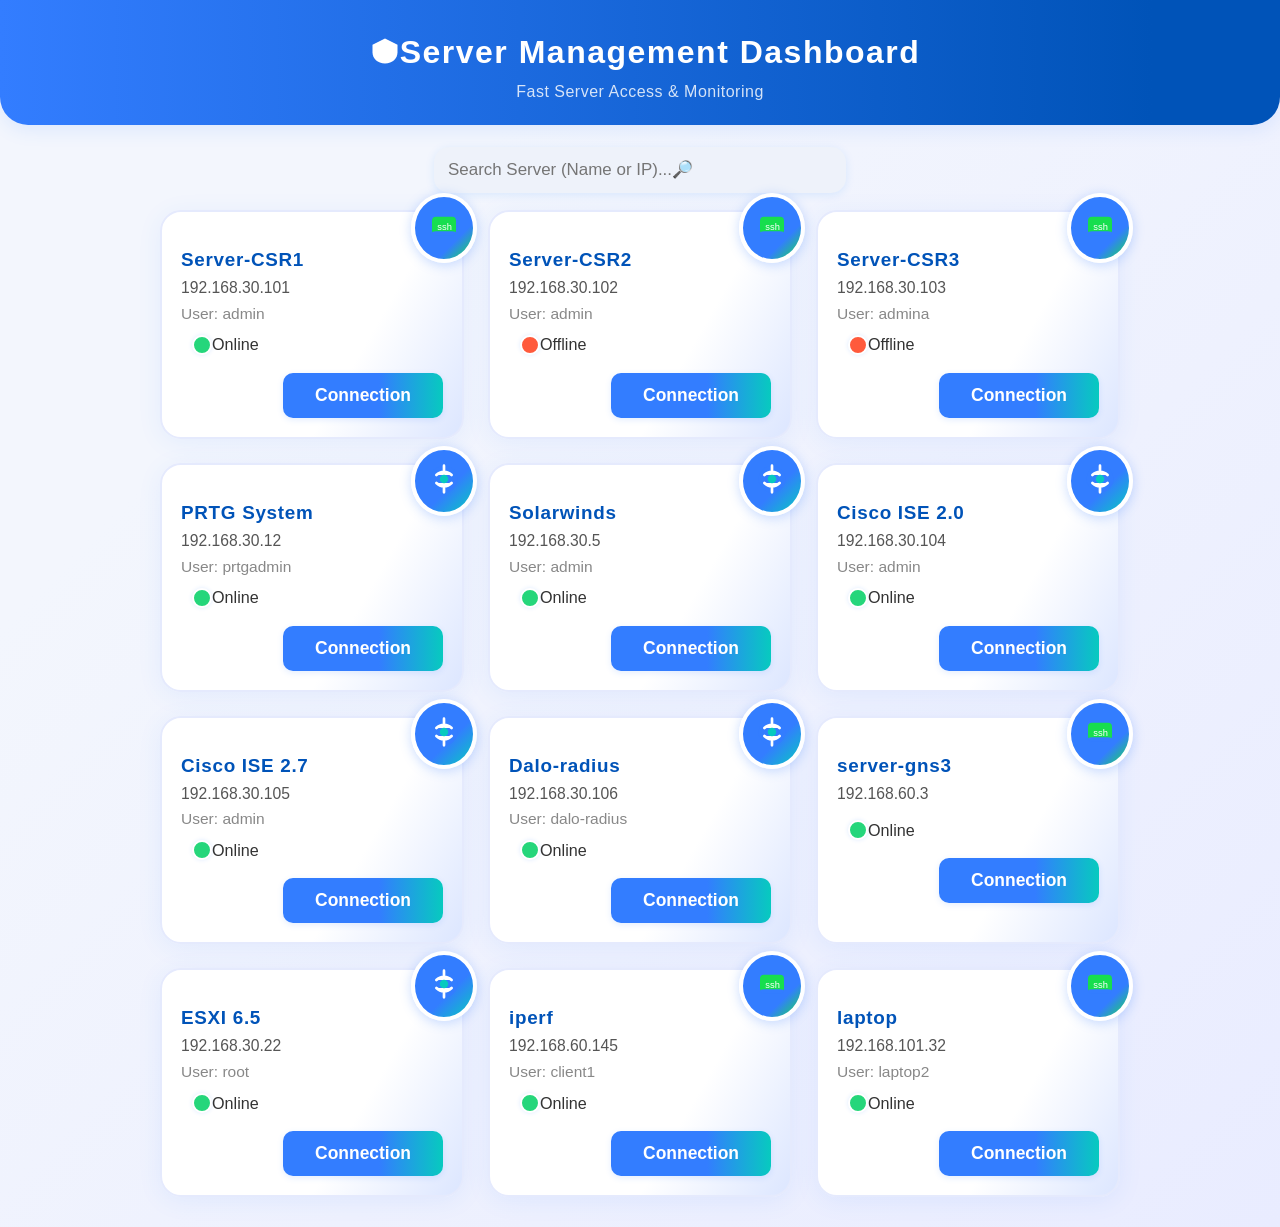
<file: index.html>
<!DOCTYPE html>
<html lang="fa">
<head>
  <meta charset="UTF-8">
  <meta name="viewport" content="width=device-width, initial-scale=1">
  <title>Servers Dashboard | Quick Management</title>
  <link rel="stylesheet" href="style_Version3.css">
</head>
<body>
  <header>
    <div class="header-content">
      <span class="header-icon">
        <svg width="30" height="30" viewBox="0 0 24 24" fill="#fff"><path d="M12 2L2 7v6c0 5 4 9 10 9s10-4 10-9V7z"/></svg>
      </span>
      <h1>Server Management Dashboard</h1>
    </div>
    <div class="header-sub">Fast Server Access & Monitoring</div>
  </header>
  <section class="search-section">
    <input type="text" id="server-search" class="search-box" placeholder="Search Server (Name or IP)...🔎">
  </section>
  <main>
    <div id="server-list"></div>
  </main>
  <script src="app_Version3.js"></script>
</body>
</html>
</file>
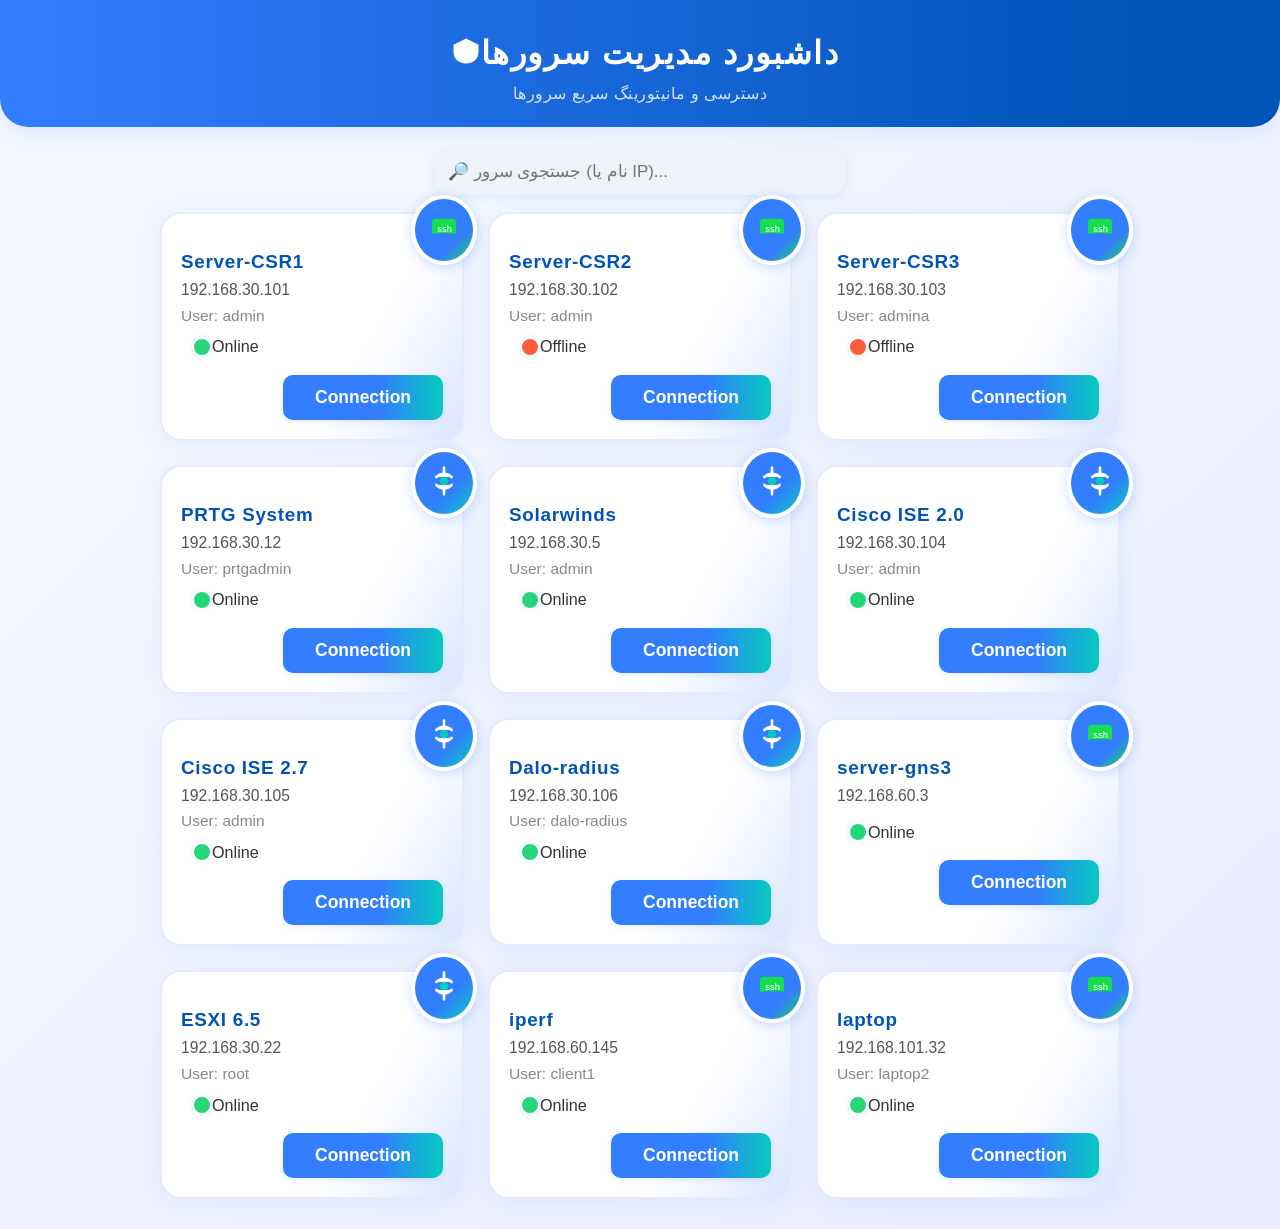
<file: index_Version3.html>
<!DOCTYPE html>
<html lang="fa">
<head>
  <meta charset="UTF-8">
  <meta name="viewport" content="width=device-width, initial-scale=1">
  <title>داشبورد سرورها | مدیریت سریع</title>
  <link rel="stylesheet" href="style_Version3.css">
</head>
<body>
  <header>
    <div class="header-content">
      <span class="header-icon">
        <svg width="30" height="30" viewBox="0 0 24 24" fill="#fff"><path d="M12 2L2 7v6c0 5 4 9 10 9s10-4 10-9V7z"/></svg>
      </span>
      <h1>داشبورد مدیریت سرورها</h1>
    </div>
    <div class="header-sub">دسترسی و مانیتورینگ سریع سرورها</div>
  </header>
  <section class="search-section">
    <input type="text" id="server-search" class="search-box" placeholder="🔎 جستجوی سرور (نام یا IP)...">
  </section>
  <main>
    <div id="server-list"></div>
  </main>
  <script src="app_Version3.js"></script>
</body>
</html>
</file>
<file: style_Version3.css>
body {
  font-family: Tahoma, Arial, sans-serif;
  background: linear-gradient(135deg, #f3f6fd 25%, #e9ecff 100%);
  min-height: 100vh;
  margin: 0;
  color: #222;
}
header {
  background: linear-gradient(90deg, #337dff 0%, #0053b8 90%);
  color: #fff;
  padding: 34px 0 24px 0;
  border-bottom-left-radius: 28px;
  border-bottom-right-radius: 28px;
  box-shadow: 0 6px 18px rgba(51,125,255,0.10);
  margin-bottom: 8px;
}
.header-content {
  display: flex;
  align-items: center;
  justify-content: center;
}
.header-icon {
  display: inline-block;
  margin-left: 10px;
}
header h1 {
  margin: 0;
  font-size: 2rem;
  font-weight: bold;
  letter-spacing: 1.5px;
}
.header-sub {
  text-align: center;
  font-size: 1rem;
  opacity: .82;
  margin-top: 12px;
  letter-spacing: 0.5px;
}
.search-section {
  display: flex;
  justify-content: center;
  margin: 22px 0 8px 0;
}
.search-box {
  width: 96vw;
  max-width: 360px;
  padding: 13px 38px 13px 14px;
  border: none;
  border-radius: 15px;
  box-shadow: 0 2px 10px rgba(0, 123, 255, .11);
  font-size: 1.06rem;
  background: #eef2fa;
  color: #0053b8;
  transition: box-shadow 0.2s;
}
.search-box:focus {
  outline: none;
  box-shadow: 0 3px 15px rgba(51, 125, 255, 0.19);
}
main {
  max-width: 960px;
  margin: 0 auto;
  padding: 0 10px 30px 10px;
}
#server-list {
  display: grid;
  grid-template-columns: repeat(auto-fit, minmax(290px, 1fr));
  gap: 24px;
  margin-top: 17px;
}
.server-card {
  background: linear-gradient(120deg, #fff 65%, #dce6ff 100%);
  border-radius: 21px;
  box-shadow: 0 4px 24px rgba(51,125,255,.08);
  padding: 22px 19px 19px 19px;
  display: flex;
  flex-direction: column;
  min-height: 145px;
  position: relative;
  border: 2px solid #e5eafd;
  transition: box-shadow 0.24s, border-color 0.14s;
}
.server-card:hover {
  border-color: #337dff;
  box-shadow: 0 8px 28px rgba(0,123,255,0.13), 0 2px 6px #337dff33;
}
.server-logo {
  display: inline-block;
  position: absolute;
  top: -19px;
  right: -15px;
  background: #337dff;
  border-radius: 50%;
  padding: 13px;
  box-shadow: 0 2px 12px #337dff44;
  border: 4px solid #fff;
}
.server-logo.web {
  background: linear-gradient(135deg, #337dff 60%, #07cabf 100%);
}
.server-logo.shell {
  background: linear-gradient(135deg, #337dff 70%, #17de4e 100%);
}
.server-name {
  font-size: 1.18rem;
  font-weight: bold;
  color: #0053b8;
  margin-bottom: 4px;
  margin-top: 15px;
  letter-spacing: .7px;
}
.server-ip {
  color: #333;
  font-size: 0.98rem;
  direction: ltr;
  opacity: .83;
  margin-bottom: 0.5em;
  margin-top: 4px;
}
.server-user {
  color: #888;
  font-size: 0.97rem;
  margin-bottom: 2px;
}
.status-box {
  display: flex;
  align-items: center;
  margin-top: 10px;
  margin-bottom: 4px;
}
.status-dot {
  width: 16px;
  height: 16px;
  border-radius: 100%;
  margin-left: 11px;
  border: 2px solid #fff;
  box-shadow: 0 0 4px #337dff28;
  display: inline-block;
}
.status-dot.up {
  background: #25d67b;
}
.status-dot.down {
  background: #ff5a3c;
}
.status-text {
  font-size: 1.01rem;
  font-weight: 500;
  color: #333;
}
.connect-btn {
  background: linear-gradient(90deg,#337dff 60%, #07cabf 100%);
  color: #fff;
  border: none;
  border-radius: 10px;
  padding: 12px 32px;
  font-size: 1.09rem;
  font-weight: bold;
  cursor: pointer;
  margin-top: 14px;
  align-self: flex-end;
  box-shadow: 0 2px 6px #337dff22;
  transition: background 0.22s, box-shadow 0.18s;
}
.connect-btn:hover, .connect-btn:focus {
  background: linear-gradient(90deg,#0053b8 80%, #17de4e 100%);
  box-shadow: 0 3px 14px #337dff44;
  outline: none;
}
.no-server {
  background: #f6f9ff;
  border-radius: 18px;
  padding: 32px 10px;
  text-align: center;
  color: #aaa;
  font-size: 1.12rem;
  box-shadow: 0 2px 12px #337dff14;
}
@media (max-width:600px) {
  header h1 {
    font-size: 1.12rem;
  }
  main {
    padding: 0 2vw;
  }
  #server-list {
    grid-template-columns: 1fr;
    gap: 16px;
  }
  .server-card {
    min-height: 115px;
    padding: 15px 7vw 15px 7vw;
  }
  .connect-btn {
    padding: 9px 17vw;
    font-size: 1rem;
  }
  .server-logo {
    top: -13px;
    right: -9px;
    padding: 9px;
  }
}
</file>
